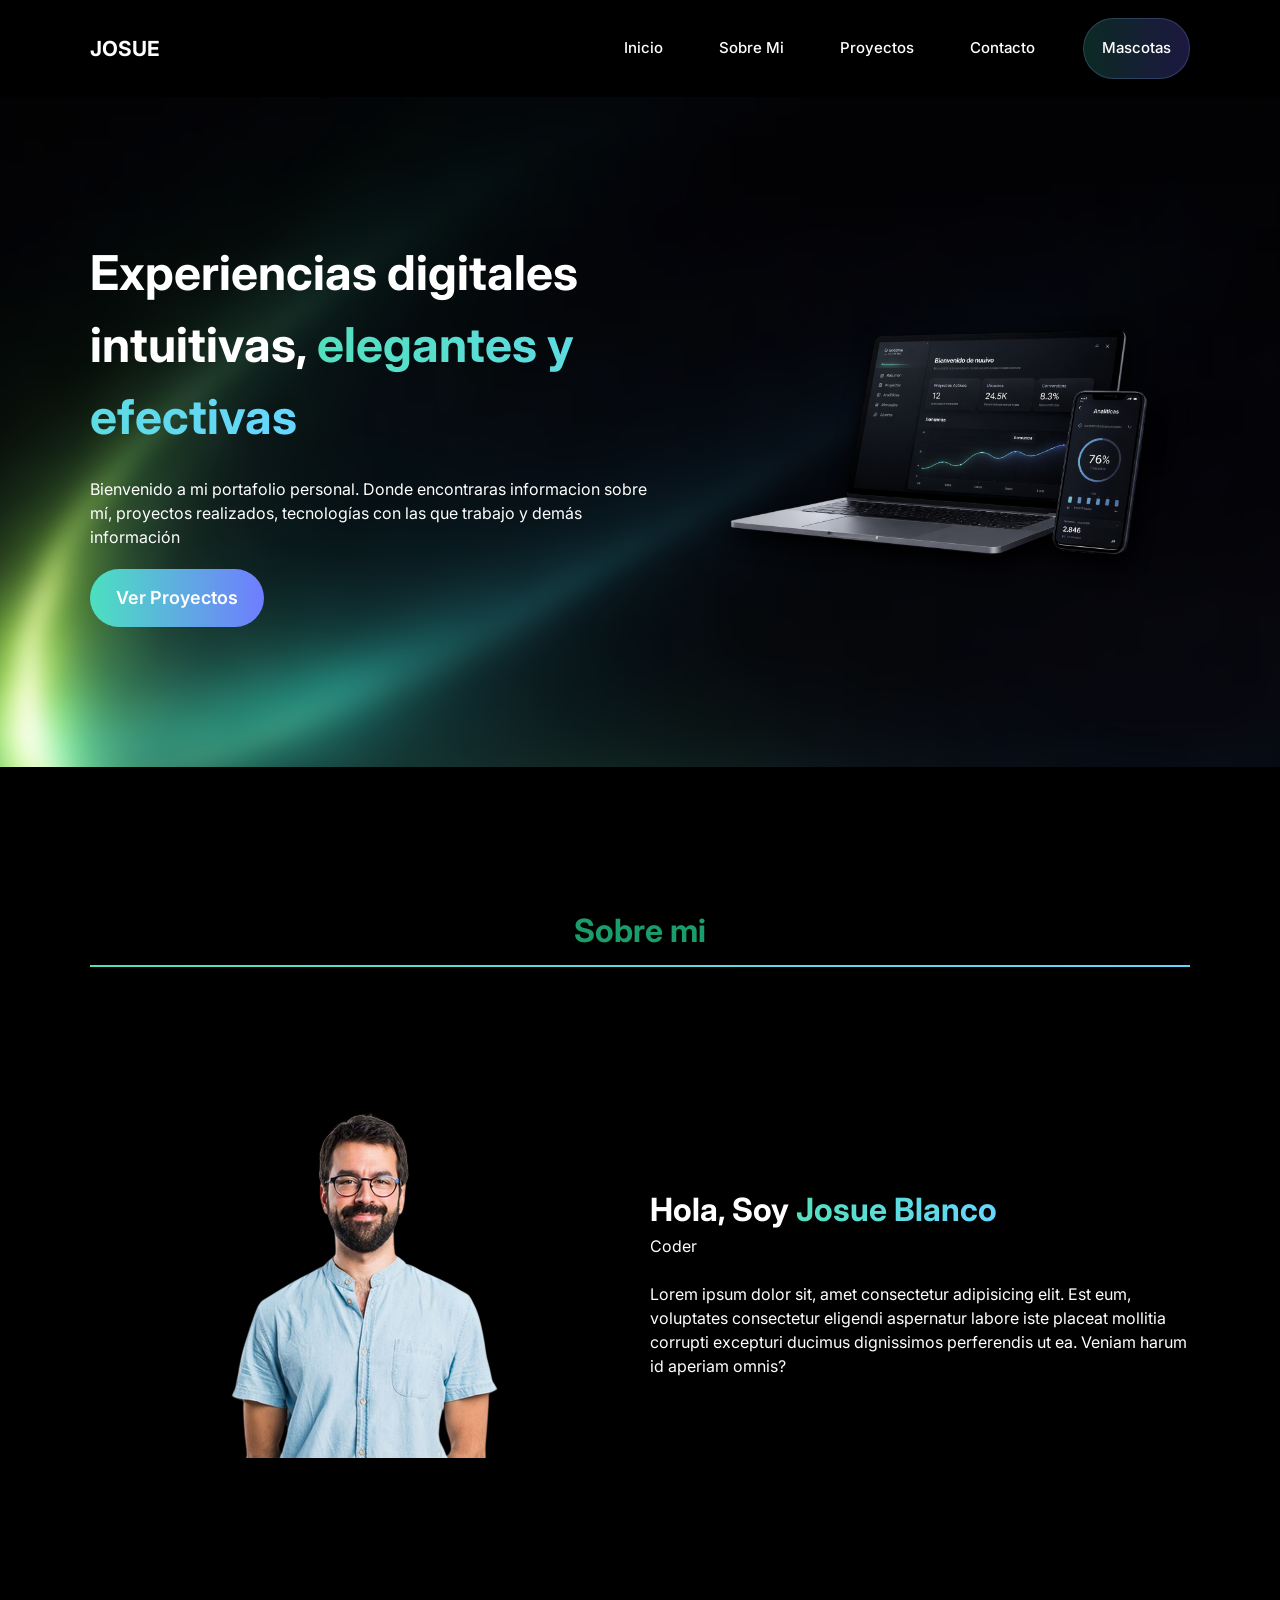
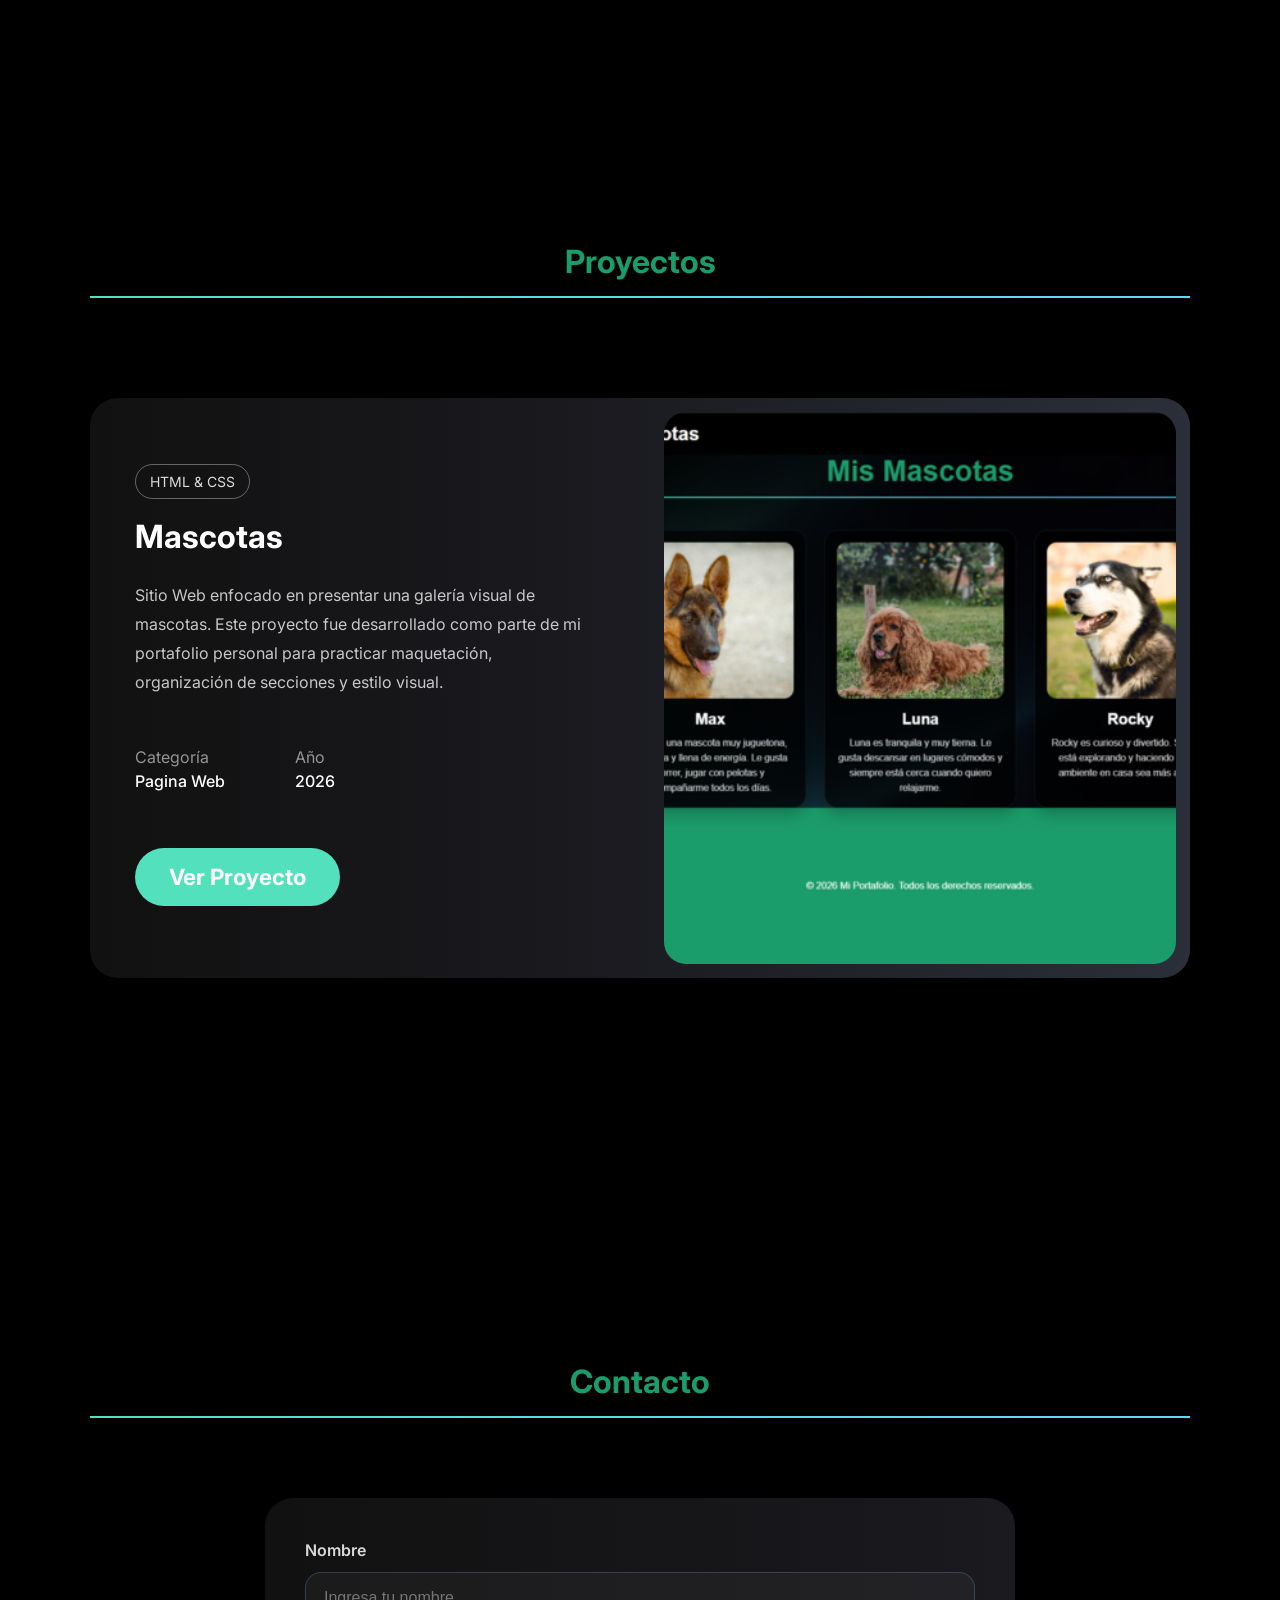
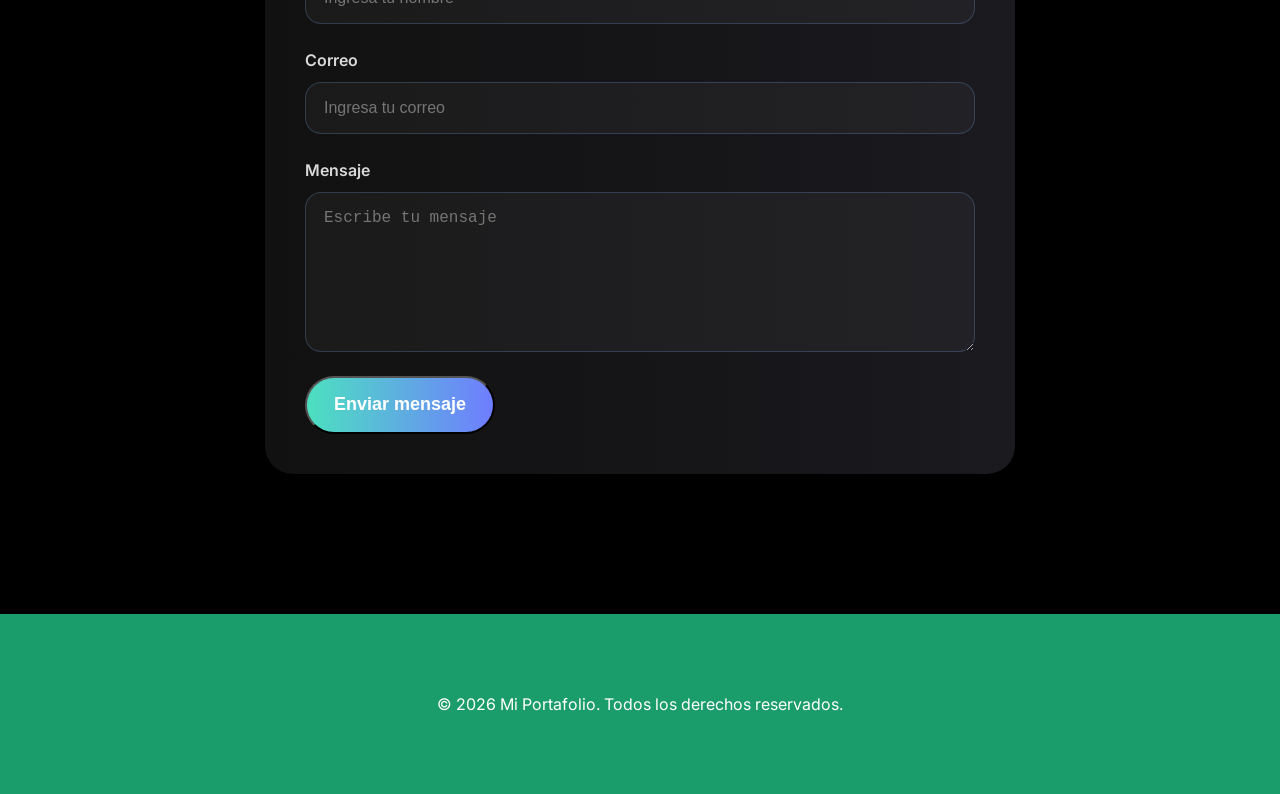
<file: index.html>
<!doctype html>
<html lang="es">
  <head>
    <meta charset="UTF-8" />
    <meta name="viewport" content="width=device-width, initial-scale=1.0" />
    <title>Portafolio</title>
    <link rel="stylesheet" href="style.css" />
    <link rel="preconnect" href="https://fonts.googleapis.com" />
    <link rel="preconnect" href="https://fonts.gstatic.com" crossorigin />
    <link
      href="https://fonts.googleapis.com/css2?family=Inter:ital,opsz,wght@0,14..32,100..900;1,14..32,100..900&display=swap"
      rel="stylesheet"
    />
  </head>
  <body>
    <div class="bg-fixed"></div>
    <header>
      <div class="container navbar">
        <h2 class="logo">JOSUE</h2>
        <button class="open-menu">
          <svg
            xmlns="http://www.w3.org/2000/svg"
            fill="none"
            viewBox="0 0 24 24"
            stroke-width="1.5"
            stroke="currentColor"
            class="icon"
          >
            <path
              stroke-linecap="round"
              stroke-linejoin="round"
              d="M3.75 6.75h16.5M3.75 12h16.5m-16.5 5.25h16.5"
            />
          </svg>
        </button>
        <button class="close-menu">
          <svg
            xmlns="http://www.w3.org/2000/svg"
            fill="none"
            viewBox="0 0 24 24"
            stroke-width="1.5"
            stroke="currentColor"
            class="icon"
          >
            <path
              stroke-linecap="round"
              stroke-linejoin="round"
              d="M6 18 18 6M6 6l12 12"
            />
          </svg>
        </button>

        <nav class="menu">
          <a href="index.html" class="">Inicio</a>
          <a href="#aboutme" class="">Sobre Mi</a>
          <a href="#projects" class="">Proyectos</a>
          <a href="#contact" class="">Contacto</a>
          <a href="mascotas.html" class="btn btn-primary btn-mascota"
            >Mascotas</a
          >
        </nav>
      </div>
    </header>

    <main>
      <section class="hero">
        <div class="container hero-content">
          <div>
            <h1 class="title-principal">
              Experiencias digitales intuitivas,
              <span class="texto">elegantes y efectivas</span>
            </h1>
            <p>
              <br />
              Bienvenido a mi portafolio personal. Donde encontraras informacion
              sobre mí, proyectos realizados, tecnologías con las que trabajo y
              demás información
            </p>
            <div class="hero-buttons">
              <a href="#" class="btn btn-secondary">Ver Proyectos</a>
            </div>
          </div>

          <div class="hero-image"><img src="laptop01.png" alt="" /></div>
        </div>
      </section>

      <section id="aboutme" class="features">
        <div class="container">
          <div class="section-title">
            <h2>Sobre mi</h2>
            <hr class="linea" />
          </div>
          <div class="features-grid">
            <div class="content-left">
              <img src="person01.png" alt="" />
            </div>
            <div class="content-right">
              <h2 class="title-about-conten">
                Hola, Soy <span class="name">Josue Blanco</span>
              </h2>
              <span>Coder</span>
              <p>
                <br />
                Lorem ipsum dolor sit, amet consectetur adipisicing elit. Est
                eum, voluptates consectetur eligendi aspernatur labore iste
                placeat mollitia corrupti excepturi ducimus dignissimos
                perferendis ut ea. Veniam harum id aperiam omnis?
              </p>
            </div>
          </div>
        </div>
      </section>

      <section id="projects" class="section-projects">
        <div class="container">
          <div class="section-title">
            <h2>Proyectos</h2>
            <hr class="linea" />
          </div>

          <article class="project-showcase">
            <div class="project-info">
              <div class="project-tags">
                <span>HTML & CSS</span>
              </div>

              <h3>Mascotas</h3>

              <p class="project-description">
                Sitio Web enfocado en presentar una galería visual de mascotas.
                Este proyecto fue desarrollado como parte de mi portafolio
                personal para practicar maquetación, organización de secciones y
                estilo visual.
              </p>

              <div class="project-data">
                <div>
                  <small>Categoría</small>
                  <p>Pagina Web</p>
                </div>
                <div>
                  <small>Año</small>
                  <p>2026</p>
                </div>
              </div>

              <a href="mascotas.html" class="btn-case">Ver Proyecto</a>
            </div>

            <div class="project-image">
              <img src="pro01.png" alt="Vista previa del proyecto Mascotas" />
            </div>
          </article>
        </div>
      </section>
      <section id="contact" class="contact-section">
        <div class="container">
          <div class="section-title">
            <h2>Contacto</h2>
            <hr class="linea" />
          </div>

          <div class="container-contact">
            <form class="contact-form">
              <div class="form-group">
                <label for="nombre">Nombre</label>
                <input
                  type="text"
                  id="nombre"
                  name="nombre"
                  placeholder="Ingresa tu nombre"
                />
              </div>

              <div class="form-group">
                <label for="email">Correo</label>
                <input
                  type="email"
                  id="email"
                  name="email"
                  placeholder="Ingresa tu correo"
                />
              </div>

              <div class="form-group">
                <label for="mensaje">Mensaje</label>
                <textarea
                  id="mensaje"
                  name="mensaje"
                  rows="6"
                  placeholder="Escribe tu mensaje"
                ></textarea>
              </div>

              <button type="submit" class="btn btn-secondary">
                Enviar mensaje
              </button>
            </form>
          </div>
        </div>
      </section>
    </main>

    <footer class="pie">
      <p>&copy; 2026 Mi Portafolio. Todos los derechos reservados.</p>
    </footer>
    <script src="script.js"></script>
  </body>
</html>
</file>
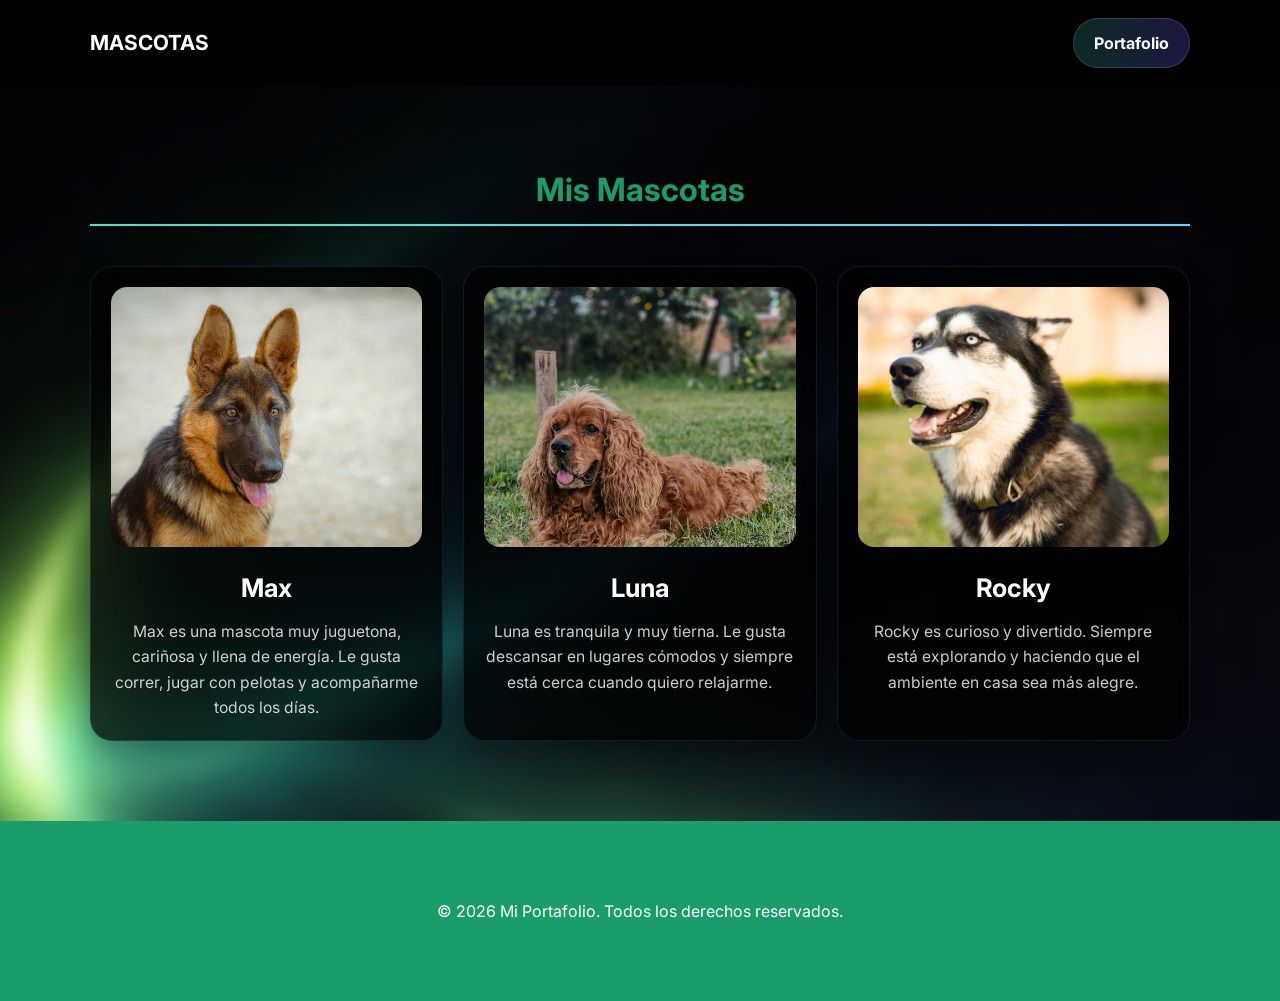
<file: mascotas.html>
<!doctype html>
<html lang="es">
  <head>
    <meta charset="UTF-8" />
    <meta name="viewport" content="width=device-width, initial-scale=1.0" />
    <title>Mis Mascotas</title>
    <link rel="stylesheet" href="style.css" />
    <link rel="preconnect" href="https://fonts.googleapis.com" />
    <link rel="preconnect" href="https://fonts.gstatic.com" crossorigin />
    <link
      href="https://fonts.googleapis.com/css2?family=Inter:ital,opsz,wght@0,14..32,100..900;1,14..32,100..900&display=swap"
      rel="stylesheet"
    />
  </head>
  <body>
    <div class="bg-fixed"></div>
    <header>
      <div class="container navbar">
        <div class="logo">MASCOTAS</div>

        <a href="index.html" class="btn-pag-mascota btn-primary">Portafolio</a>
      </div>
    </header>

    <main>
      <section class="hero-pets">
        <div class="container">
          <div class="section-title">
            <h2>Mis Mascotas</h2>
            <hr class="linea" />
          </div>

          <div class="pets-gallery">
            <article class="pet-card">
              <img src="pet02.jpg" alt="Foto de Max" class="pet-image" />
              <h3>Max</h3>
              <p>
                Max es una mascota muy juguetona, cariñosa y llena de energía.
                Le gusta correr, jugar con pelotas y acompañarme todos los días.
              </p>
            </article>

            <article class="pet-card">
              <img src="pet01.jpg" alt="Foto de Luna" class="pet-image" />
              <h3>Luna</h3>
              <p>
                Luna es tranquila y muy tierna. Le gusta descansar en lugares
                cómodos y siempre está cerca cuando quiero relajarme.
              </p>
            </article>

            <article class="pet-card">
              <img src="pet03.jpg" alt="Foto de Rocky" class="pet-image" />
              <h3>Rocky</h3>
              <p>
                Rocky es curioso y divertido. Siempre está explorando y haciendo
                que el ambiente en casa sea más alegre.
              </p>
            </article>
          </div>
        </div>
      </section>
    </main>

    <footer class="pie">
      <p>&copy; 2026 Mi Portafolio. Todos los derechos reservados.</p>
    </footer>
  </body>
</html>
</file>
<file: style.css>
* {
  margin: 0;
  padding: 0;
  box-sizing: border-box;
}

html {
  scroll-behavior: smooth;
}

body {
  font-family: "Inter", sans-serif;
  line-height: 1.5;
  color: #ffffff;
  background: #000000;
  position: relative;
}

.bg-fixed {
  position: fixed;
  inset: 0;
  background-image: url("fondo-portafolio1.webp");
  background-position: center;
  background-size: cover;
  background-repeat: no-repeat;
  z-index: -1;
  filter: blur(10px);
  transform: scale(1.05);
  pointer-events: none;
}

.container {
  width: min(1100px, 90%);
  margin: 0 auto;
}

/* Content Header*/

header {
  background: #000000;
  position: sticky;
  top: 0;
  z-index: 1000;
}

.navbar {
  display: flex;
  justify-content: space-between;
  align-items: center;
  padding: 18px 0;
}
.logo {
  font-size: 1.3rem;
  font-weight: bold;
}

.open-menu {
  display: none;
  border: none;
  background: none;
  cursor: pointer;
  color: #ffffff;
  padding: 11.5px 0;
}
.icon {
  width: 24px;
  height: 24px;
}

.close-menu {
  display: none;
  background: none;
  border: none;
  cursor: pointer;
  color: #ffffff;
  padding: 11.5px 0;
}

.menu {
  display: flex;
  gap: 20px;
  align-items: center;
  list-style: none;
}

.menu a {
  position: relative;
  padding: 18px;
  color: #ffffff;
  text-decoration: none;
  font-size: 15px;
  font-weight: 500;
  transition: color 0.25s ease;
  white-space: nowrap;
}

.menu a:not(.btn-mascota)::after {
  content: "";
  width: 0%;
  height: 2px;
  position: absolute;
  bottom: 0;
  left: 50%;
  background: linear-gradient(90deg, #53e0bd, #67d6ff);
  transition: all 0.4s ease;
}

.menu a:not(.btn-mascota):hover::after {
  width: 100%;
  left: 0;
}

.menu a:not(.btn-mascota):hover {
  color: #ffffff;
}

.btn {
  display: inline-flex;
  align-items: center;
  justify-content: center;
  padding: 12px 20px;
  border-radius: 999px;
  font-weight: bold;
  transition: 0.3s ease;
  text-decoration: none;
  color: inherit;
}

.btn-pag-mascota {
  display: inline-flex;
  align-items: center;
  justify-content: center;
  padding: 12px 20px;
  border-radius: 999px;
  font-weight: bold;
  transition: 0.3s ease;
  text-decoration: none;
  color: inherit;
}

.btn-primary {
  border: 1px solid #81baff38;
  background: linear-gradient(90deg, #41e6c62e, #725eff40);
  backdrop-filter: blur(10px);
}

.btn-mascota {
  margin-left: 10px;
}
/* Content Section principal*/

.hero {
  padding: 140px 0;
}

.hero-content {
  display: grid;
  grid-template-columns: 1.2fr 1fr;
  gap: 40px;
  align-items: center;
}

.title-principal {
  font-size: 3rem;
}

.texto {
  background: linear-gradient(to right, #53e0bd, #67d6ff);
  -webkit-background-clip: text;
  background-clip: text;
  -webkit-text-fill-color: transparent;
  color: transparent;
  font-weight: bold;
  font-size: 3rem;
}

.btn-secondary {
  min-height: 58px;
  padding: 0 26px;
  border-radius: 999px;
  font-size: 18px;
  font-weight: 600;
  color: #ffffff;
  background: linear-gradient(90deg, #4ce0c0 0%, #6f7dff 100%);
}

.hero-buttons {
  display: flex;
  gap: 15px;
  flex-wrap: wrap;
  margin-top: 20px;
}

.hero-image {
  width: 100%;
  display: flex;
  align-items: center;
  justify-content: center;
}

.hero-image img {
  width: 100%;
  height: auto;
  transition: transform 0.3s ease-in-out;
  filter: drop-shadow(0px 10px 10px rgba(0, 0, 0, 2));
}
.hero-image img:hover {
  transform: scale(1.05);
}

/* Content Section About Me*/

.features {
  background-color: #000000;
  padding: 140px 0;
}

.section-title {
  text-align: center;
  margin-bottom: 40px;
  color: #1b9c6b;
}

.section-title h2 {
  font-size: 2rem;
  margin-bottom: 10px;
}

.linea {
  border: none;
  height: 2px;
  background: linear-gradient(90deg, #53e0bd, #67d6ff);
  width: 100%;
}

.features-grid {
  padding: 100px 0;
  display: grid;
  grid-template-columns: repeat(2, 1fr);
  gap: 20px;
}

.content-left {
  display: flex;
  justify-content: center;
}

.content-right {
  align-content: center;
}

.title-about-conten {
  font-size: 2rem;
}

.name {
  background: linear-gradient(to right, #53e0bd, #67d6ff);
  -webkit-background-clip: text;
  background-clip: text;
  -webkit-text-fill-color: transparent;
  color: transparent;
  font-weight: bold;
  font-size: 2rem;
}

/* Content Section Projects*/

.section-projects {
  padding: 140px 0;
}

.project-showcase {
  display: grid;
  grid-template-columns: 1fr 1fr;
  gap: 20px;
  margin: 100px 0;
  min-height: 580px;
  border-radius: 28px;
  overflow: hidden;
  background: linear-gradient(90deg, #111111 0%, #1a1a1f 45%, #2a2f39 100%);
  box-shadow: 0 18px 45px #00000059;
}

.project-info {
  padding: 50px 45px 50px 45px;
  display: flex;
  flex-direction: column;
  justify-content: center;
}

.project-tags {
  margin-bottom: 28px;
}

.project-tags span {
  border: 1px solid #ffffff59;
  color: #ffffffd9;
  border-radius: 999px;
  padding: 8px 14px;
  font-size: 14px;
}

.project-info h3 {
  font-size: 2rem;
  line-height: 1;
  margin-bottom: 28px;
}

.project-description {
  font-size: 1rem;
  line-height: 1.8;
  color: #ffffffc2;
  margin-bottom: 48px;
  max-width: 520px;
}

.project-data {
  display: flex;
  gap: 70px;
  margin-bottom: 55px;
}

.project-data small {
  color: #ffffff8c;
  font-size: 1rem;
  margin-bottom: 10px;
}

.project-data p {
  font-size: 1rem;
  font-weight: 500;
}

.btn-case {
  display: inline-flex;
  align-items: center;
  justify-content: center;
  width: fit-content;
  min-height: 58px;
  padding: 0 34px;
  border-radius: 999px;
  text-decoration: none;
  font-size: 1.4rem;
  font-weight: 700;
  color: #ffffff;
  background: #53e0bd;
}

.project-image {
  align-content: center;
  display: flex;
  justify-content: center;
  padding: 14px;
}

.project-image img {
  width: 100%;
  object-fit: cover;
  border-radius: 22px;
}

/* Content Section Contact*/

.contact-section {
  padding: 140px 0;
  background-color: #000000;
}

.container-contact {
  max-width: 750px;
  margin: 80px auto 0;
  padding: 40px;
  border-radius: 28px;
  background: linear-gradient(90deg, #111111 0%, #1a1a1f);
  box-shadow: 0 18px 45px #00000059;
}

.contact-form {
  display: flex;
  flex-direction: column;

  gap: 24px;
}

.form-group {
  display: flex;
  flex-direction: column;
  gap: 10px;
}

.form-group label {
  font-size: 1rem;
  font-weight: 600;
  color: #ffffffd6;
}

.form-group input,
.form-group textarea {
  width: 100%;
  padding: 16px 18px;
  border: 1px solid #81baff38;
  border-radius: 16px;
  background: rgba(255, 255, 255, 0.04);
  color: #ffffff;
  font-size: 1rem;
  outline: none;
  transition: 0.3s ease;
}

.form-group textarea {
  resize: vertical;
  min-height: 160px;
}

.contact-form button {
  width: 190px;
  cursor: pointer;
}

/* Content Page pets*/

.hero-pets {
  padding: 80px 0;
}

.pets-gallery {
  display: grid;
  grid-template-columns: repeat(3, 1fr);
  gap: 20px;
}

.pet-card {
  width: 100%;
  background: #000000b3;
  border: 1px solid #81baff1f;
  border-radius: 22px;
  padding: 20px;
  text-align: center;
  backdrop-filter: blur(8px);
  box-shadow: 0 10px 25px #00000040;
}

.pet-card img {
  width: 100%;
  height: 260px;
  object-fit: cover;
  border-radius: 16px;
  margin-bottom: 16px;
}

.pet-card h3 {
  font-size: 1.6rem;
  margin-bottom: 12px;
}

.pet-card p {
  color: #ffffffcc;
  line-height: 1.6;
  font-size: 0.98rem;
}

/* Content Footer*/

.pie {
  background-color: #1b9c6b;
  display: flex;
  height: 180px;
  align-items: center;
  justify-content: center;
  color: #ffffff;
}

@media (max-width: 900px) {
  .hero-content {
    grid-template-columns: 1fr;
  }

  .content-left {
    order: 2;
  }

  .content-right {
    order: 1;
  }

  .features-grid {
    grid-template-columns: 1fr;
  }
  .project-showcase {
    grid-template-columns: 1fr;
  }
  .project-info {
    order: 2;
  }
  .project-image {
    order: 1;
  }
  .pets-gallery {
    grid-template-columns: repeat(2, 1fr);
  }
}

@media (max-width: 600px) {
  body.no-scroll {
    overflow: hidden;
  }
  .menu {
    display: flex;
    flex-direction: column;
    position: absolute;
    width: 100%;
    top: 100%;
    left: 0;
    z-index: 10;
    height: 0;
    overflow: hidden;
    transition: all 0.5s ease-in-out;
    padding: 0 20px;
  }
  .active {
    height: 100vh;
  }

  .open-menu.actives {
    display: none;
  }
  .close-menu.activesed {
    display: block;
  }

  .btn-mascota {
    display: inline-flex;
    width: 100%;
    margin-top: 20px;
  }
  .menu::after {
    content: "";
    z-index: -1;
    left: 0;
    position: absolute;
    width: 100%;
    height: 100%;
    background-color: #000000ce;
    backdrop-filter: blur(5px);
  }
  .open-menu {
    display: block;
  }

  .menu a {
    font-size: 20px;
    color: #ffffff;
  }

  .features-grid {
    grid-template-columns: 1fr;
  }

  .hero-text h1 {
    font-size: 2rem;
  }

  .hero-buttons {
    flex-direction: column;
  }

  .btn {
    width: 100%;
  }
  .contact-box {
    padding: 25px;
    margin-top: 50px;
  }

  .contact-form button {
    align-self: stretch;
  }
  .pets-gallery {
    grid-template-columns: 1fr;
    padding: 0 3rem;
  }
}
</file>
